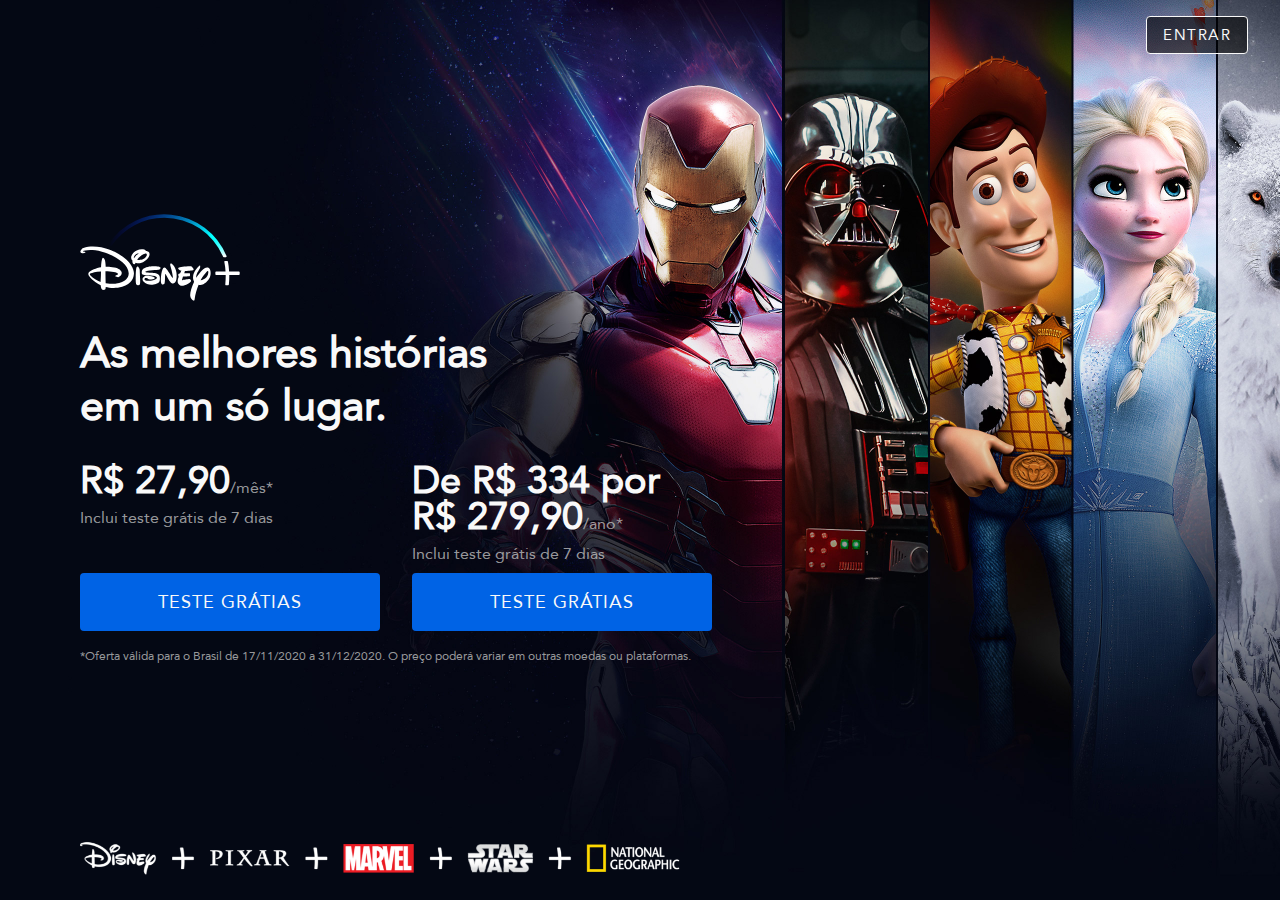
<file: clone-disney-plus/index.html>
<!DOCTYPE html>
<html lang="pt-br">
<head>
    <meta charset="UTF-8">
    <meta http-equiv="X-UA-Compatible" content="IE=edge">
    <meta name="viewport" content="width=device-width, initial-scale=1.0">
    <title>Disney+</title>
    <link rel="stylesheet" href="style/style.css">
</head>
<body>
    <a href="#" class="btn">Entrar</a>
    <div class="hero-content">
        <img class="logo" src="imagens/logo-nopad.svg" alt="Disney Plus">
        <h1>As melhores histórias<br> em um só lugar.</h1>
            <div class="precos-container">
                <div class="preco">
                    <div>
                        <p><span>R$ 27,90</span>/mês*</p>
                        <p>Inclui teste grátis de 7 dias</p>
                    </div>
                    <a href="#">Teste grátias</a>
                </div>
                <div class="preco">
                    <p><span>De R$ 334 por R$ 279,90</span>/ano*</p>
                    <p>Inclui teste grátis de 7 dias</p>
                    <a href="#">Teste grátias</a>
                </div>
            </div>
        <p>*Oferta válida para o Brasil de 17/11/2020 a 31/12/2020. O preço poderá variar em outras moedas ou plataformas.</p>
        <img class="franquias" src="imagens/disney-franchise-logos.png" alt="Logos">
    <div>
</body>
</html>
</file>
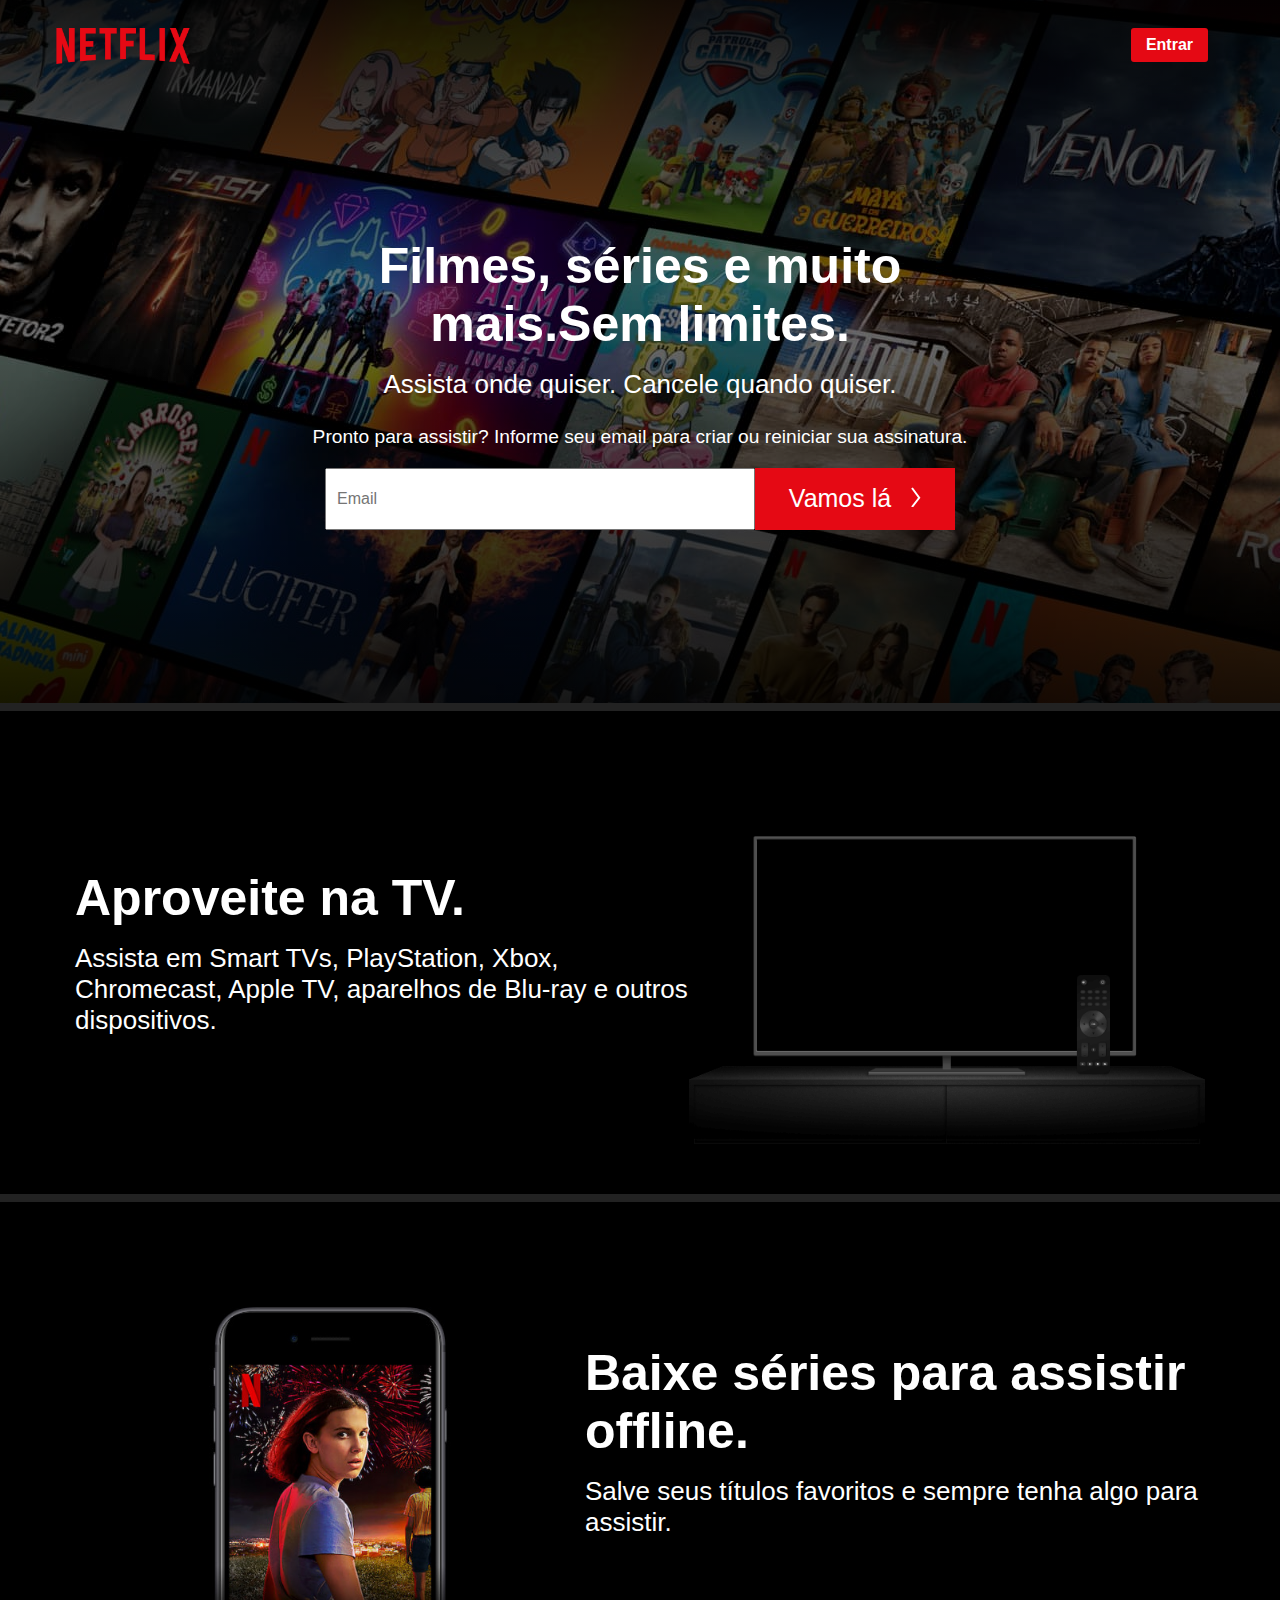
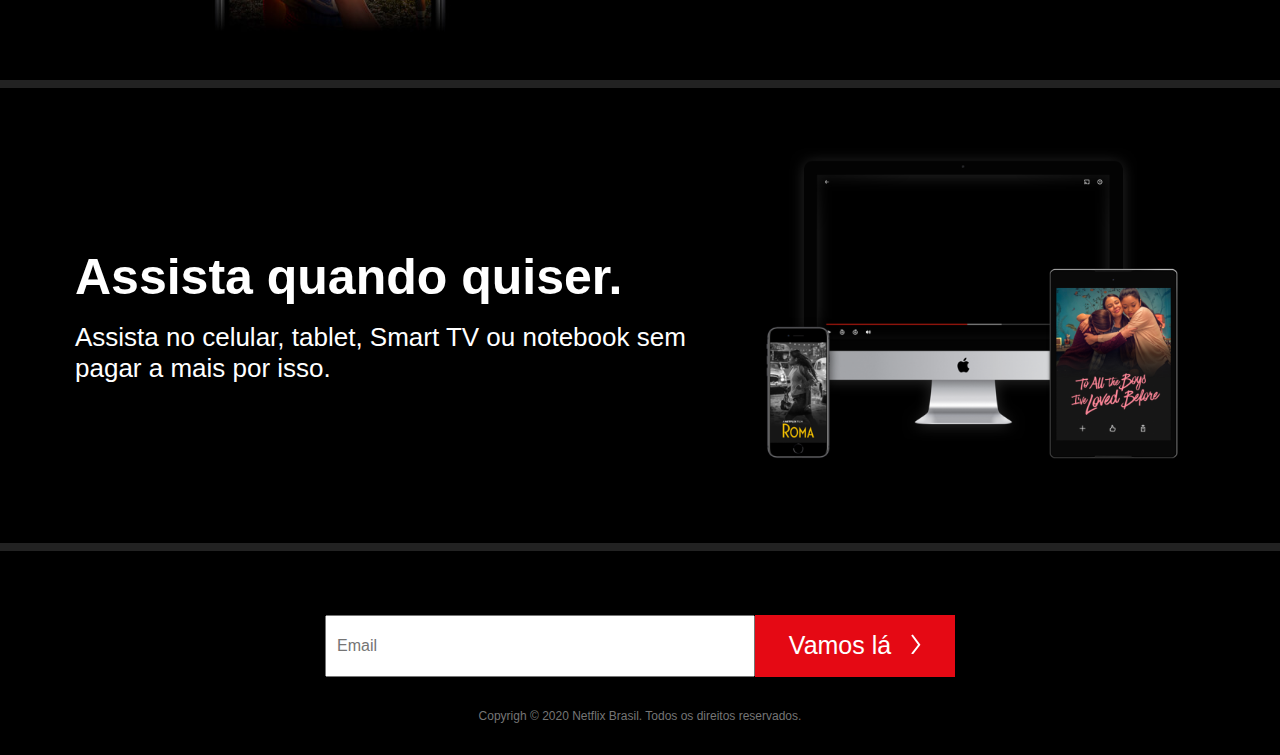
<file: clone-netflix/index.html>
<!DOCTYPE html>
<html lang="pt-br">
<head>
    <meta charset="UTF-8">
    <meta http-equiv="X-UA-Compatible" content="IE=edge">
    <meta name="viewport" content="width=device-width, initial-scale=1.0">
    <title>Netflix Brasil - assistir a séries online, assistir a filmes online</title>
    <link rel="shortcut icon" href="favicon.ico" type="image/x-icon">
    <link rel="stylesheet" href="css/style.css">
</head>
<body>
    <header class="header">
        <img src="img/netflix.svg" alt="Netflix" draggable="false">
        <a href="#">Entrar</a>
    </header>
    <main class="main">
       <div class="main-child">
            <h1>Filmes, séries e muito mais.Sem limites.</h1>
            <span>Assista onde quiser. Cancele quando quiser.</span>
            <p>Pronto para assistir? Informe seu email para criar ou reiniciar sua assinatura.</p>
            <form class="form-cta">
                <input type="text" placeholder="Email">
                <button>Vamos lá</button>
            </form>
       </div>
       <div class="gradient"></div>
    </main>
    <section class="section">
        <div class="container">
            <div class="grid">
                <div>
                    <h1> Aproveite na TV.</h1>
                        <p> Assista em Smart TVs, PlayStation, Xbox,<br> Chromecast, Apple TV, aparelhos de Blu-ray e outros dispositivos.</p>
                </div>
                <div class="img-tv"> 
                    <img src="img/tv.png" alt="TV">
                    <video class="video-tv" autoplay playsinline muted loop>
                        <source src="https://assets.nflxext.com/ffe/siteui/acquisition/ourStory/fuji/desktop/video-tv-0819.m4v" type="video/mp4">
                    </video >
                </div>
            </div>
        </div>
    </section>
    <section class="download section" >
        <div class="container">
            <div class="grid">
                <div>
                    <h1> Baixe séries para assistir offline.</h1>
                        <p>Salve seus títulos favoritos e sempre tenha algo para assistir.</p>
                </div>
                <div class="img-tv"> 
                    <img src="img/el.jpg" alt="El">
                    <video class="video-tv" autoplay playsinline muted loop>
                        <source src="https://assets.nflxext.com/ffe/siteui/acquisition/ourStory/fuji/desktop/video-tv-0819.m4v">
                    </video>
                </div>
            </div>
        </div>
    </section>
    <section class="device-pile section">
        <div class="container">
            <div class="grid">
                <div>
                    <h1> Assista quando quiser.</h1>
                        <p> Assista no celular, tablet, Smart TV ou notebook sem pagar a mais por isso.</p>
                </div>
                <div class="img-tv"> 
                    <img src="img/device-pile.png" alt="Device Pile">
                    <video class="video-tv" autoplay playsinline muted loop>
                        <source src="https://assets.nflxext.com/ffe/siteui/acquisition/ourStory/fuji/desktop/video-devices.m4v" type="video/mp4">
                    </video>
                </div>
            </div>
        </div>
    </section>
    <footer class="footer">
        <form class="form-cta">
            <input type="text" placeholder="Email">
            <button>Vamos lá</button>
        </form>
        <p>Copyrigh &copy; 2020 Netflix Brasil. Todos os direitos reservados.</p>
    </footer>
</body>
</html>
</file>
<file: clone-disney-plus/style/style.css>
@font-face{
    font-family: "Avenir Roman";
    src: url("../fonts/avenir-roman.ttf") format("truetype") ;
}

*{
    margin: 0;
    padding: 0;
}

body{
    background: url("../imagens/bg.jpg") no-repeat top center;
    background-size: cover;
    height: 100vh;
    display: flex;
    align-items: center;
    font-family:"Avenir Roman", sans-serif ;
}

.btn{
    font-size: 15px;
    text-transform: uppercase;
    letter-spacing: 1.5px;
    text-align: center;
    color: #f9f9f9;
    background: rgba(0, 0, 0, 0.6);
    text-decoration: none;
    padding: 8px 16px;
    border: 1px solid #f9f9f9;
    border-radius: 4px;
    display: inline-block;
    position: absolute;
    top: 16px;
    right: 32px;
    transition: 0.2s ease;
}
.btn:hover{
    background: #f9f9f9;
    color:#000;
}

img.franquias{
    max-width: 600px;
    position: absolute;
    bottom: 25px;

}
 img.logo{
     max-width:160px;
 }

 .hero-content{
     margin-top: -21px;
     padding-left: 80px;
 }

 .hero-content > p{
     font-size: 12px;
     line-height: 18px;
     color: rgba(192, 192, 192, 0.8);
     margin-top: 16px;
 }
 
 h1{
     font-size: 43px;
     line-height: 53px;
     color:#f9f9f9;
     margin: 20px 0 30px 0;

 }

 .precos-container{
     display: flex;
 }

 .preco{
    width: 300px;
    max-width: 100%;
    color: rgba(192, 192, 192, 0.8);
 }

 .preco:first-child{
     display: grid;
 }
 .preco:first-child a{
     align-self: end;
 }

 .preco span{
     font-weight: 700;
     font-size: 38px;
     line-height: 36px;
     color:#f9f9f9;
 }

.preco a{
    padding: 16.5px 14px;
    background: #0063e5;
    display: block;
    border-radius: 4px;
    font-size: 18px;
    text-align: center;
    color: #f9f9f9;
    text-decoration: none;
    text-transform: uppercase;
    letter-spacing: 1px;
    transition: 0.2s ease;
}

.preco a:hover{
    background: #0483ee ;
}

.preco p{
    margin: 8px 0;
}

.preco p:first-child{
    margin: 0;
}

.preco + .preco{
    margin-left: 32px;
}
</file>
<file: clone-netflix/css/style.css>
*{
    margin: 0;
    padding: 0;
}

body{
    font-family: sans-serif;
    color: white;
}

img{
    display: block;
    max-width: 100%;
   
}

.container{
   max-width: 1130px;
   margin: 0 auto;
}

.header{
    position: absolute;
    z-index: 100;
    width: 90%;
    display: flex;
    justify-content: space-between;
    max-width: 1790px;
    top: 28px;
    left: 56px;
}

header img{
    width: 8.375rem;
    height: 2.25rem;
}

header a{
   display: inline-block; 
   background: #e50914;
   color: white;
   align-self: flex-start;
   padding: 8px 15px;
   text-decoration: none;
   border-radius: 3px;
   font-weight: bold;
   


}

.main{
    padding-top: 4rem;
    height: 702.984px;
    background: url("../img/bg.jpg") center;
    display: flex;
    align-items: center;
    justify-content: center;
    text-align: center;
    position: relative;
    box-sizing: border-box;
    
}

.main-child{
    z-index: 1;
    display: grid;
    justify-items: center;
}

.main h1{
    font-size: 3.125rem;
    max-width: 640px;
    text-align: center;
}

main span{
    font-size:1.625rem;
    font-weight: 400;
    margin:1rem auto;
    
}

main p{
    max-width: none;
    padding-bottom: 20px;
    font-size: 1.2rem;
    margin-top: 10px;
}

.form-cta{
    display: grid;
    grid-template-columns:430px 200px;
}

.form-cta input{
    padding: 20px 10px;
    font-size: 16px;
    font-family: sans-serif;
}

.form-cta button{
    background:#e50914;
    outline: none;
    border: none;
    color:white;
    font-size: 25px;
    cursor: pointer;
}
.form-cta button::after{
    content: '';
    display: inline-block;
    width: 10px;
    height: 20px;
    background: url("../img/seta.svg");
    margin-left: 20px;
}

.form-cta button:hover{
    background: #f40612;
    cursor: pointer;
}

.gradient{
   background: rgba(0, 0, 0, 0.4); 
   background-image: linear-gradient(to top, rgba(0,0,0,.8) 0,rgba(0,0,0,0) 60%,rgba(0,0,0,.8) 100%);
   position:absolute;
   top: 0;
   left: 0;
   right: 0;
   bottom: 0;
}

.section{
    background: black;
    padding: 3rem 0;
    border-top: 8px solid #222;
}
section h1{
  font-size: 50px;
  margin-bottom: 16px;  
}

section p{
    font-size: 26px;  
  }

.grid{
    display: flex;
    grid-template-columns: 1.1fr 1fr;
    align-items: center;
}

.img-tv{
    position: relative;
}

.img-tv img{
    position: relative;
    z-index: 1;
}

.video-tv{
    position: absolute;
    width: 400px;
    top: 70px;
    left: 68px;
}

.download .grid > div:first-child{
    order: 2;
}

.download .img-tv{
    order: 1;
}

.device-pile .video-tv{
    width: 301px;
    top: 36px;
    left: 90px;
}
.footer .form-cta{
    margin-top: 0;
}

.footer{
    padding: 4rem 0 2rem 0;
    border-top: 8px solid #222;
    background: black;
    text-align: center;
    display: grid;
    justify-items: center;
}

.footer p{
    margin-top: 2rem;
    color:#757575 ;
    font-size: 12px;
}
</file>
